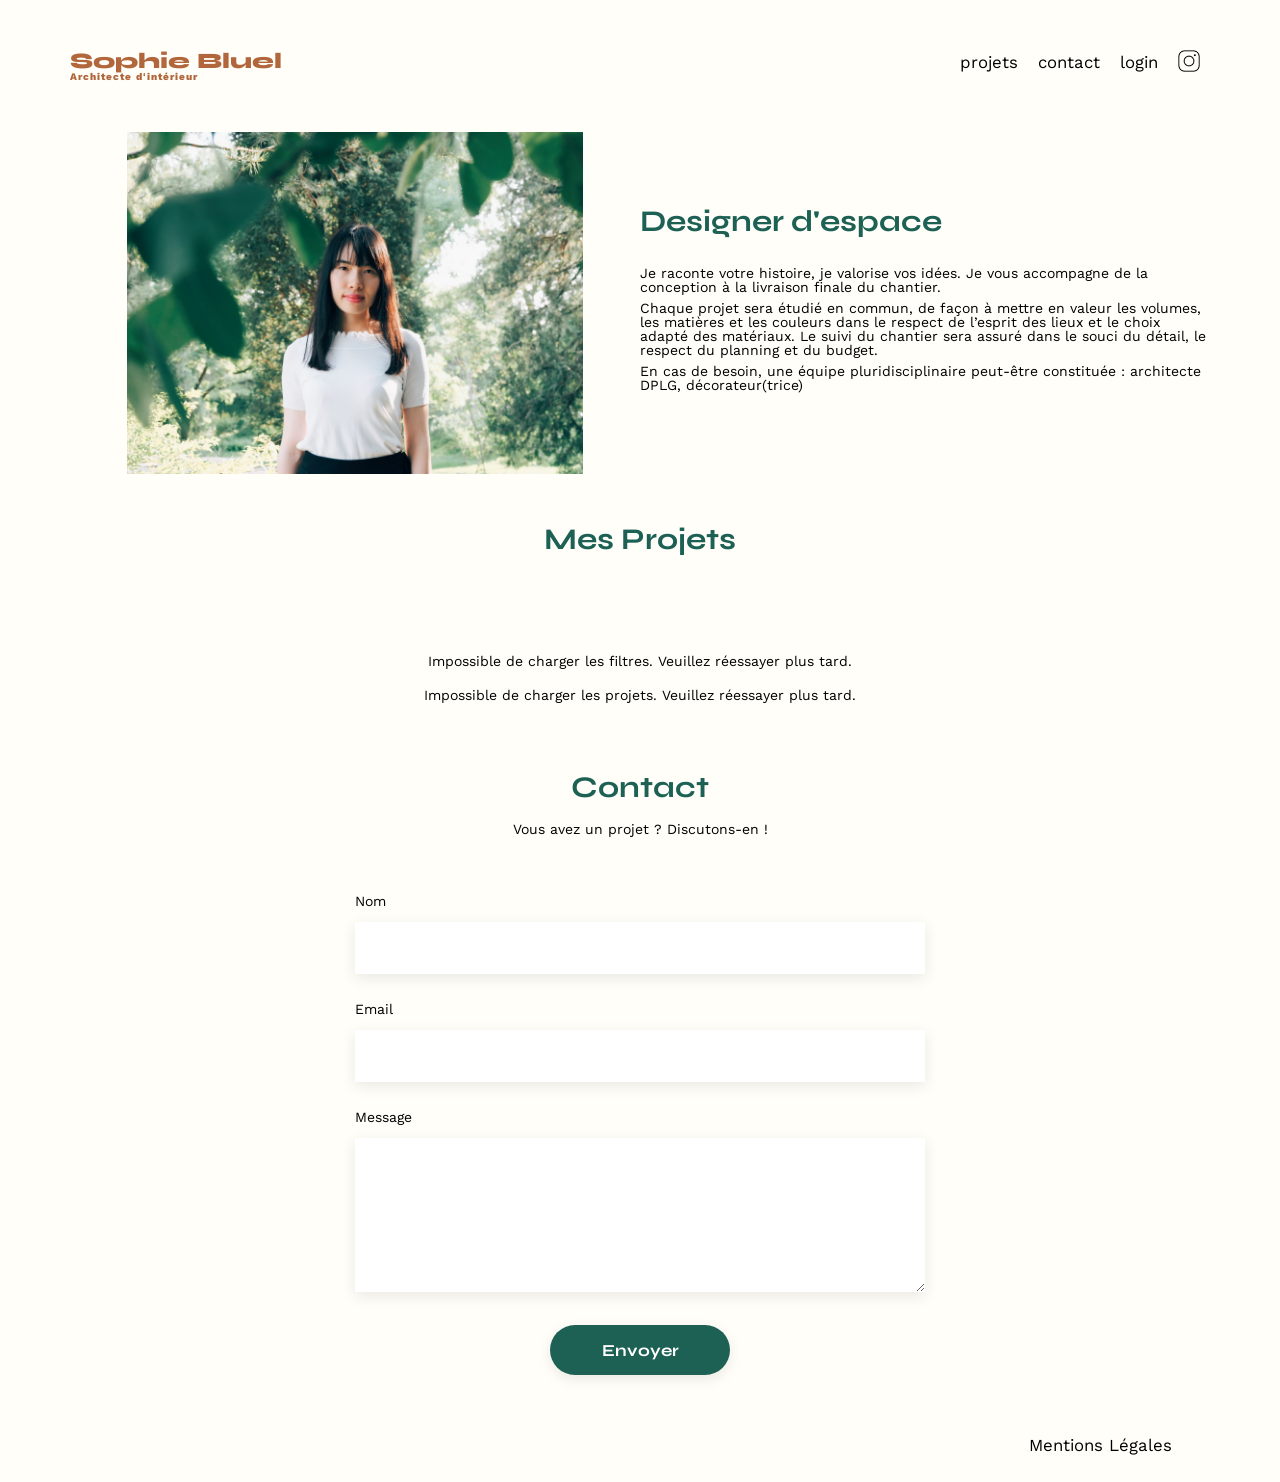
<file: FrontEnd/index.html>
<!DOCTYPE html>
<html lang="fr">

<head>
	<meta charset="UTF-8">
	<title>Sophie Bluel - Architecte d'intérieur</title>
	<meta name="viewport" content="width=device-width, initial-scale=1.0">
	<link rel="preconnect" href="https://fonts.googleapis.com">
	<link rel="preconnect" href="https://fonts.gstatic.com" crossorigin>
	<link href="https://fonts.googleapis.com/css2?family=Syne:wght@700;800&family=Work+Sans&display=swap"
		rel="stylesheet">
	<meta name="description" content="">
	<link rel="stylesheet" href="./assets/style.css">
	<script src="./assets/api.js" defer></script>
	<script src="./assets/gallery.js" defer></script>
	<script src="./assets/editor.js" defer></script>
</head>

<body>
	<div class="edition-banner" hidden>✎ Mode édition</div>
	<header>
		<h1>Sophie Bluel <span>Architecte d'intérieur</span></h1>
		<nav>
			<ul>
				<li><a href="#portfolio">projets</a></li>
				<li><a href="#contact">contact</a></li>
				<li><a id="session-link" href="./login.html">login</a></li>
				<li><img src="./assets/icons/instagram.png" alt="Instagram"></li>
			</ul>
		</nav>
	</header>
	<main>
		<section id="introduction">
			<figure>
				<img src="./assets/images/sophie-bluel.png" alt="">
			</figure>
			<article>
				<h2>Designer d'espace</h2>
				<p>Je raconte votre histoire, je valorise vos idées. Je vous accompagne de la conception à la livraison
					finale du chantier.</p>
				<p>Chaque projet sera étudié en commun, de façon à mettre en valeur les volumes, les matières et les
					couleurs dans le respect de l’esprit des lieux et le choix adapté des matériaux. Le suivi du
					chantier sera assuré dans le souci du détail, le respect du planning et du budget.</p>
				<p>En cas de besoin, une équipe pluridisciplinaire peut-être constituée : architecte DPLG,
					décorateur(trice)</p>
			</article>
		</section>
		<section id="portfolio">
			<div class="portfolio-heading">
				<h2>Mes Projets</h2><button id="edit-projects" type="button" hidden>✎ modifier</button>
			</div>
			<div class="filters" role="group" aria-label="Filtrer les projets par catégorie"></div>
			<p id="filter-message" role="status" hidden></p>
			<p id="gallery-message" role="status" hidden></p>
			<div class="gallery"></div>
		</section>
		<section id="contact">
			<h2>Contact</h2>
			<p>Vous avez un projet ? Discutons-en !</p>
			<form action="#" method="post">
				<label for="name">Nom</label>
				<input type="text" name="name" id="name">
				<label for="email">Email</label>
				<input type="email" name="email" id="email">
				<label for="message">Message</label>
				<textarea name="message" id="message" cols="30" rows="10"></textarea>
				<input type="submit" value="Envoyer">
			</form>
		</section>
	</main>

	<footer>
		<nav>
			<ul>
				<li>Mentions Légales</li>
			</ul>
		</nav>
	</footer>
	<dialog id="editor" aria-labelledby="editor-title">
		<button id="editor-back" class="dialog-icon back" type="button" aria-label="Retour à la galerie"
			hidden>←</button>
		<button id="editor-close" class="dialog-icon close" type="button" aria-label="Fermer la fenêtre">×</button>
		<h2 id="editor-title">Galerie photo</h2>
		<p id="editor-message" role="status" hidden></p>
		<div id="editor-gallery-view">
			<div id="editor-gallery"></div>
			<div class="dialog-actions"><button id="add-photo" class="primary-button" type="button">Ajouter une
					photo</button></div>
		</div>
		<form id="add-work-form" hidden>
			<div class="upload-zone">
				<span class="upload-icon" aria-hidden="true"></span>
				<label class="upload-label" for="work-image">+ Ajouter photo</label>
				<input id="work-image" name="image" type="file" accept="image/jpeg,image/png" required>
				<p>jpg, png : 4 Mo max</p>
				<img id="image-preview" alt="Aperçu de la photo sélectionnée" hidden>
			</div>
			<label for="work-title">Titre</label>
			<input id="work-title" name="title" type="text" required>
			<label for="work-category">Catégorie</label>
			<select id="work-category" name="category" required>
				<option value=""></option>
			</select>
			<div class="dialog-actions"><button id="validate-work" class="primary-button" type="submit"
					disabled>Valider</button></div>
		</form>
	</dialog>
</body>

</html>
</file>
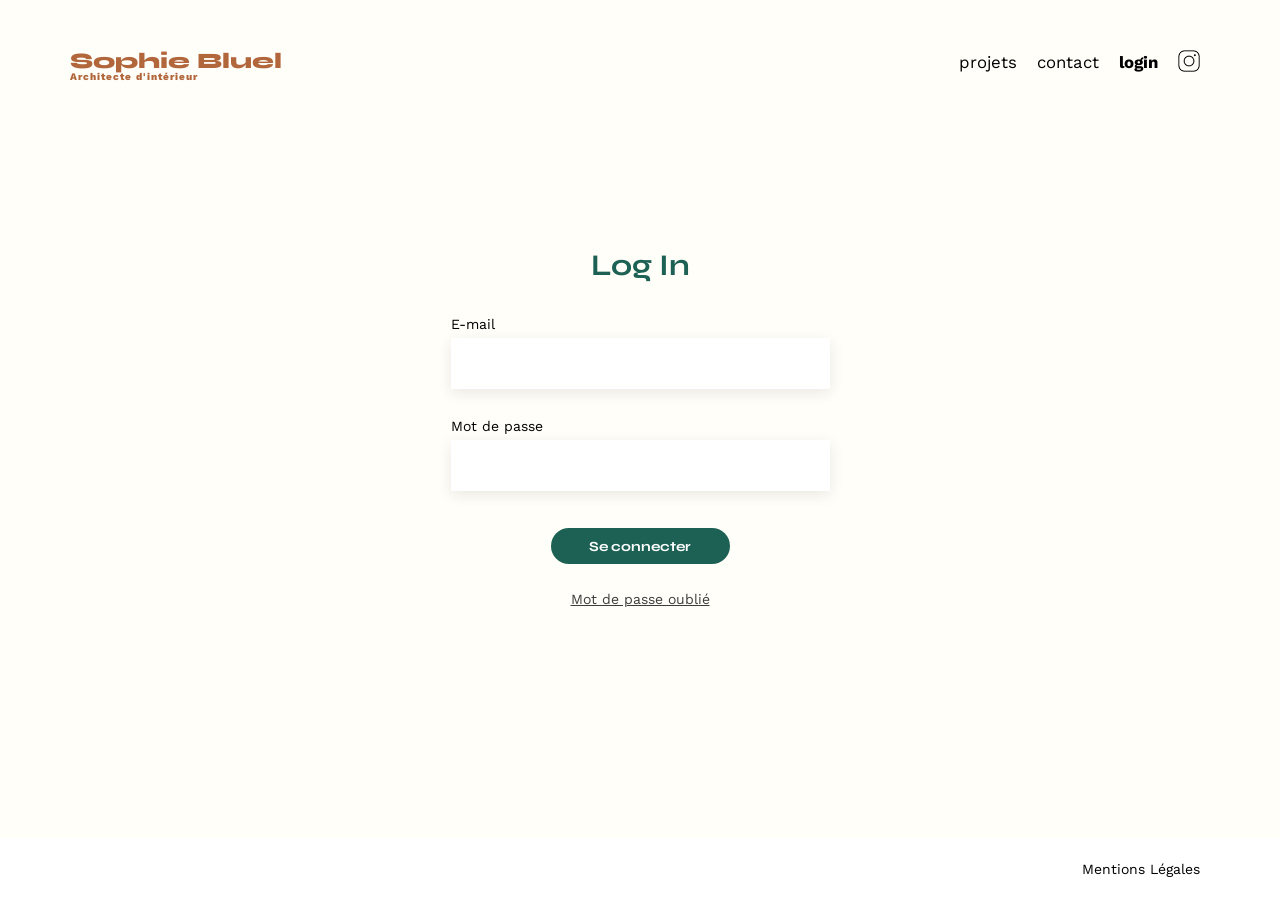
<file: FrontEnd/login.html>
<!DOCTYPE html>
<html lang="fr">
<head>
	<meta charset="UTF-8">
	<title>Connexion - Sophie Bluel</title>
	<meta name="viewport" content="width=device-width, initial-scale=1.0">
	<link rel="preconnect" href="https://fonts.googleapis.com">
	<link rel="preconnect" href="https://fonts.gstatic.com" crossorigin>
	<link href="https://fonts.googleapis.com/css2?family=Syne:wght@700;800&family=Work+Sans&display=swap" rel="stylesheet">
	<link rel="stylesheet" href="./assets/style.css">
	<script src="./assets/api.js" defer></script>
	<script src="./assets/login.js" defer></script>
</head>
<body class="login-page">
	<header>
		<h1>Sophie Bluel <span>Architecte d'intérieur</span></h1>
		<nav>
			<ul>
				<li><a href="./index.html#portfolio">projets</a></li>
				<li><a href="./index.html#contact">contact</a></li>
				<li><a href="./login.html" aria-current="page">login</a></li>
				<li><img src="./assets/icons/instagram.png" alt="Instagram"></li>
			</ul>
		</nav>
	</header>
	<main>
		<section id="login">
			<h2>Log In</h2>
			<form method="post">
				<p id="login-error" role="alert" hidden></p>
				<label for="email">E-mail</label>
				<input type="email" name="email" id="email" autocomplete="username" required>
				<label for="password">Mot de passe</label>
				<input type="password" name="password" id="password" autocomplete="current-password" required>
				<button type="submit" class="login-button">Se connecter</button>
				<a class="password-reset" aria-disabled="true">Mot de passe oublié</a>
			</form>
		</section>
	</main>
	<footer>
		<nav>
			<ul>
				<li>Mentions Légales</li>
			</ul>
		</nav>
	</footer>
</body>
</html>
</file>
<file: FrontEnd/assets/style.css>
/* http://meyerweb.com/eric/tools/css/reset/
   v2.0 | 20110126
   License: none (public domain)
*/

html, body, div, span, applet, object, iframe,
h1, h2, h3, h4, h5, h6, p, blockquote, pre,
a, abbr, acronym, address, big, cite, code,
del, dfn, em, img, ins, kbd, q, s, samp,
small, strike, strong, sub, sup, tt, var,
b, u, i, center,
dl, dt, dd, ol, ul, li,
fieldset, form, label, legend,
table, caption, tbody, tfoot, thead, tr, th, td,
article, aside, canvas, details, embed,
figure, figcaption, footer, header, hgroup,
menu, nav, output, ruby, section, summary,
time, mark, audio, video {
	margin: 0;
	padding: 0;
	border: 0;
	font-size: 100%;
	font: inherit;
	vertical-align: baseline;
}
/* HTML5 display-role reset for older browsers */
article, aside, details, figcaption, figure,
footer, header, hgroup, menu, nav, section {
	display: block;
}
body {
	line-height: 1;
}
ol, ul {
	list-style: none;
}
blockquote, q {
	quotes: none;
}
blockquote:before, blockquote:after,
q:before, q:after {
	content: '';
	content: none;
}
table {
	border-collapse: collapse;
	border-spacing: 0;
}
/** end reset css**/
body {
	max-width: 1140px;
	margin:auto;
	font-family: 'Work Sans' ;
	font-size: 14px;
	background-color: #FFFEF8;
}
header {
	display: flex;
	justify-content: space-between;
	margin: 50px 0
}
section {
	margin: 50px 0
}

h1{
	display: flex;
	flex-direction: column;
	font-family: 'Syne';
	font-size: 22px;
	font-weight: 800;
	color: #B1663C
}

h1 > span {
	font-family: 'Work Sans';
	font-size:10px;
	letter-spacing: 0.1em;
;
}

h2{
	font-family: 'Syne';
	font-weight: 700;
	font-size: 30px;
	color: #1D6154
}
nav ul {
	display: flex;
	align-items: center;
	list-style-type: none;

}
nav li {
	padding: 0 10px;
	font-size: 1.2em;
}
nav a {
	color: inherit;
	text-decoration: none;
}
nav a[aria-current="page"] {
	font-weight: 700;
}
header nav img {
	width: 22px;
	height: 22px;
}

li:hover {
	color: #B1663C;
}
#introduction {
	display: flex;
	align-items: center;
}
#introduction figure {
	flex: 1
}
#introduction img {
	display: block;
	margin: auto;
	width: 80%;
}

#introduction article {
	flex: 1
}
#introduction h2 {
	margin-bottom: 1em;
}

#introduction p {
	margin-bottom: 0.5em;
}
#portfolio h2 {
	text-align: center;
	margin-bottom: 50px;
}
.filters {
	display: flex;
	justify-content: center;
	gap: 10px;
	margin-bottom: 50px;
}
.filter-button {
	min-width: 100px;
	padding: 9px 18px;
	border: 1px solid #1D6154;
	border-radius: 60px;
	background-color: transparent;
	color: #1D6154;
	font-family: 'Syne', sans-serif;
	font-size: 16px;
	font-weight: 700;
	cursor: pointer;
}
.filter-button[aria-pressed="true"] {
	background-color: #1D6154;
	color: white;
}
#gallery-message,
#filter-message {
	text-align: center;
	margin-bottom: 20px;
}
.gallery {
	width: 100%;
	display: grid;
	grid-template-columns: 1fr 1fr 1fr;
	grid-column-gap: 20px;
	grid-row-gap: 20px;
}

.gallery img {
	width: 100%;

}
#contact {
	width: 50%;
margin: auto;
}
#contact > * {
	text-align: center;

}
#contact h2{
	margin-bottom: 20px;
}
#contact form {
	text-align: left;
	margin-top:30px;
	display: flex;
	flex-direction: column;
}

#contact input {
	height: 50px;
	font-size: 1.2em;
	border: none;
	box-shadow: 0px 4px 14px rgba(0, 0, 0, 0.09);
}
#contact label {
	margin: 2em 0 1em 0;
}
#contact textarea {
	border: none;
	box-shadow: 0px 4px 14px rgba(0, 0, 0, 0.09);
}

input[type="submit"]{
	font-family: 'Syne';
	font-weight: 700;
	color: white;
	background-color: #1D6154;
	margin : 2em auto ;
	width: 180px;
	text-align: center;
	border-radius: 60px ;
}

footer nav ul {
	display: flex;
	justify-content: flex-end;
	margin: 2em
}

.login-page {
	display: flex;
	flex-direction: column;
	min-height: 100vh;
}
.login-page main {
	flex: 1;
}
#login {
	width: 379px;
	max-width: 100%;
	margin: 118px auto 100px;
}
#login h2 {
	text-align: center;
	margin-bottom: 37px;
}
#login form {
	display: flex;
	flex-direction: column;
}
#login label {
	margin-bottom: 7px;
}
#login input {
	box-sizing: border-box;
	height: 51px;
	padding: 0 12px;
	margin-bottom: 30px;
	border: none;
	background-color: white;
	box-shadow: 0 4px 14px rgba(0, 0, 0, 0.09);
	font: inherit;
}
.login-button {
	align-self: center;
	width: 179px;
	height: 36px;
	margin: 7px 0 28px;
	border: none;
	border-radius: 60px;
	background-color: #1D6154;
	color: white;
	font-family: 'Syne', sans-serif;
	font-size: 14px;
	font-weight: 700;
	cursor: pointer;
}
.password-reset {
	align-self: center;
	color: #3D3D3D;
	text-decoration: underline;
}
.login-page footer {
	width: 100vw;
	margin-left: calc(50% - 50vw);
	background-color: white;
}
.login-page footer nav {
	max-width: 1140px;
	margin: auto;
}
.login-page footer nav ul {
	margin: 24px 0;
}
.login-page footer nav li {
	font-size: 14px;
}


[hidden] { display: none !important; }
.edition-banner {
    width: 100vw;
    margin-left: calc(50% - 50vw);
    padding: 21px 0;
    background: #000;
    color: #fff;
    text-align: center;
}
.portfolio-heading { display: flex; justify-content: center; align-items: baseline; gap: 30px; }
#edit-projects { border: 0; background: transparent; font: inherit; cursor: pointer; }
#login-error { color: #a22316; line-height: 1.5; margin-bottom: 20px; }
button:disabled { cursor: default; }

body:has(dialog[open]) { overflow: hidden; }
#editor {
    box-sizing: border-box; width: 630px; max-width: calc(100% - 32px);
    max-height: 90vh; padding: 60px 100px 45px; border: 0; border-radius: 10px;
    background: white; color: #000; font-family: 'Work Sans', sans-serif;
}
#editor::backdrop { background: rgba(0, 0, 0, .3); }
#editor h2 { font-family: 'Work Sans', sans-serif; font-weight: 400; font-size: 26px; color: #000; text-align: center; margin-bottom: 46px; }
.dialog-icon { position: absolute; top: 20px; border: 0; background: transparent; font-size: 26px; cursor: pointer; }
.close { right: 25px; }
.back { left: 25px; }
#editor-gallery { display: grid; grid-template-columns: repeat(5, 1fr); gap: 25px 9px; margin-bottom: 65px; }
#editor-gallery figure { position: relative; min-width: 0; }
#editor-gallery img { display: block; width: 100%; height: 103px; object-fit: cover; }
.delete-work { position: absolute; top: 6px; right: 5px; border: 0; border-radius: 2px; background: #000; color: white; cursor: pointer; }
.dialog-actions { display: flex; justify-content: center; margin-top: 32px; padding-top: 37px; border-top: 1px solid #b3b3b3; }
.primary-button { min-width: 237px; padding: 10px 20px; border: 0; border-radius: 60px; background: #1d6154; color: white; font-family: 'Syne', sans-serif; font-weight: 700; cursor: pointer; }
.primary-button:disabled { background: #a7a7a7; }
#add-work-form { display: flex; flex-direction: column; }
#add-work-form > label { margin: 21px 0 10px; color: #3d3d3d; }
#work-title, #work-category { box-sizing: border-box; width: 100%; height: 51px; border: 0; padding: 0 16px; background: white; box-shadow: 0 4px 14px #00000017; font: inherit; }
.upload-zone { position: relative; display: flex; flex-direction: column; align-items: center; justify-content: center; min-height: 169px; border-radius: 3px; background: #e8f1f6; gap: 8px; }
.upload-icon { font-size: 60px; color: #b9c5cc; }
.upload-label { padding: 10px 33px; border-radius: 50px; background: #cbd6dc; color: #306685; cursor: pointer; }
.upload-zone p { font-size: 10px; color: #444; }
#work-image { position: absolute; width: 1px; height: 1px; opacity: 0; }
.upload-zone:focus-within { outline: 2px solid #1d6154; }
#image-preview { height: 169px; max-width: 100%; object-fit: contain; }
#editor-message { margin-bottom: 20px; line-height: 1.5; color: #a22316; }
@media (max-width: 700px) {
    body { padding: 0 20px; }
    header { gap: 20px; flex-wrap: wrap; }
    #introduction { flex-direction: column; gap: 25px; }
    #introduction img { width: 100%; }
    .filters { flex-wrap: wrap; }
    .gallery { grid-template-columns: repeat(2, 1fr); }
    #contact { width: 100%; }
    #editor { padding: 60px 24px 30px; }
    #editor-gallery { grid-template-columns: repeat(4, 1fr); }
}

.delete-work { width: 20px; height: 20px; display: grid; place-items: center; }
.delete-work::before {
    content: ""; width: 12px; height: 12px;
    background: center / contain no-repeat url("data:image/svg+xml,%3Csvg xmlns='http://www.w3.org/2000/svg' viewBox='0 0 24 24' fill='none' stroke='white' stroke-width='2'%3E%3Cpath d='M3 6h18M9 6V3h6v3M5 6l1 15h12l1-15M10 10v7M14 10v7'/%3E%3C/svg%3E");
}

.upload-icon {
    width: 68px; height: 60px;
    background: center / contain no-repeat url("data:image/svg+xml,%3Csvg xmlns='http://www.w3.org/2000/svg' viewBox='0 0 76 76' fill='none' stroke='%23b9c5cc' stroke-width='4'%3E%3Crect x='8' y='8' width='60' height='60' rx='4'/%3E%3Ccircle cx='25' cy='26' r='5' fill='%23b9c5cc' stroke='none'/%3E%3Cpath d='M10 58l17-18 12 12 11-19 17 25'/%3E%3C/svg%3E");
}
</file>
